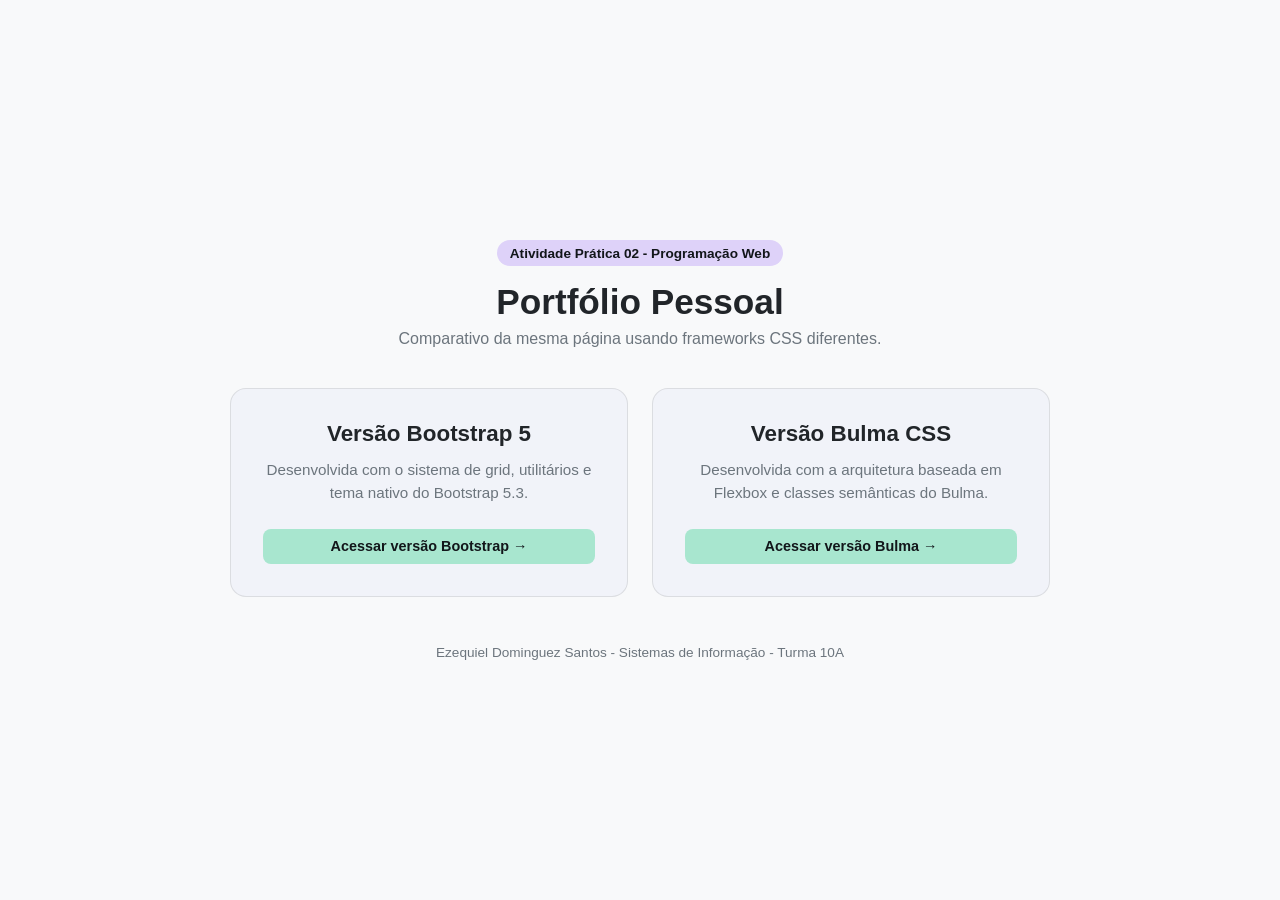
<file: index.html>
<!DOCTYPE html>
<html lang="pt-BR">
<head>
    <meta charset="UTF-8">
    <meta name="viewport" content="width=device-width, initial-scale=1.0">
    <title>Portfólio Pessoal | Seleção de Framework</title>
    <link rel="stylesheet" href="assets/css/landing.css">
</head>
<body>
    <main class="container">
        <header class="header">
            <span class="badge">Atividade Prática 02 - Programação Web</span>
            <h1>Portfólio Pessoal</h1>
            <p>Comparativo da mesma página usando frameworks CSS diferentes.</p>
        </header>

        <section class="cards-grid">
            <a href="./bootstrap/" class="framework-card bootstrap">
                <h2>Versão Bootstrap 5</h2>
                <p>Desenvolvida com o sistema de grid, utilitários e tema nativo do Bootstrap 5.3.</p>
                <span class="btn">Acessar versão Bootstrap &rarr;</span>
            </a>

            <a href="./bulma/" class="framework-card bulma">
                <h2>Versão Bulma CSS</h2>
                <p>Desenvolvida com a arquitetura baseada em Flexbox e classes semânticas do Bulma.</p>
                <span class="btn">Acessar versão Bulma &rarr;</span>
            </a>
        </section>

        <footer>
            <p>Ezequiel Dominguez Santos - Sistemas de Informação - Turma 10A</p>
        </footer>
    </main>
</body>
</html>
</file>
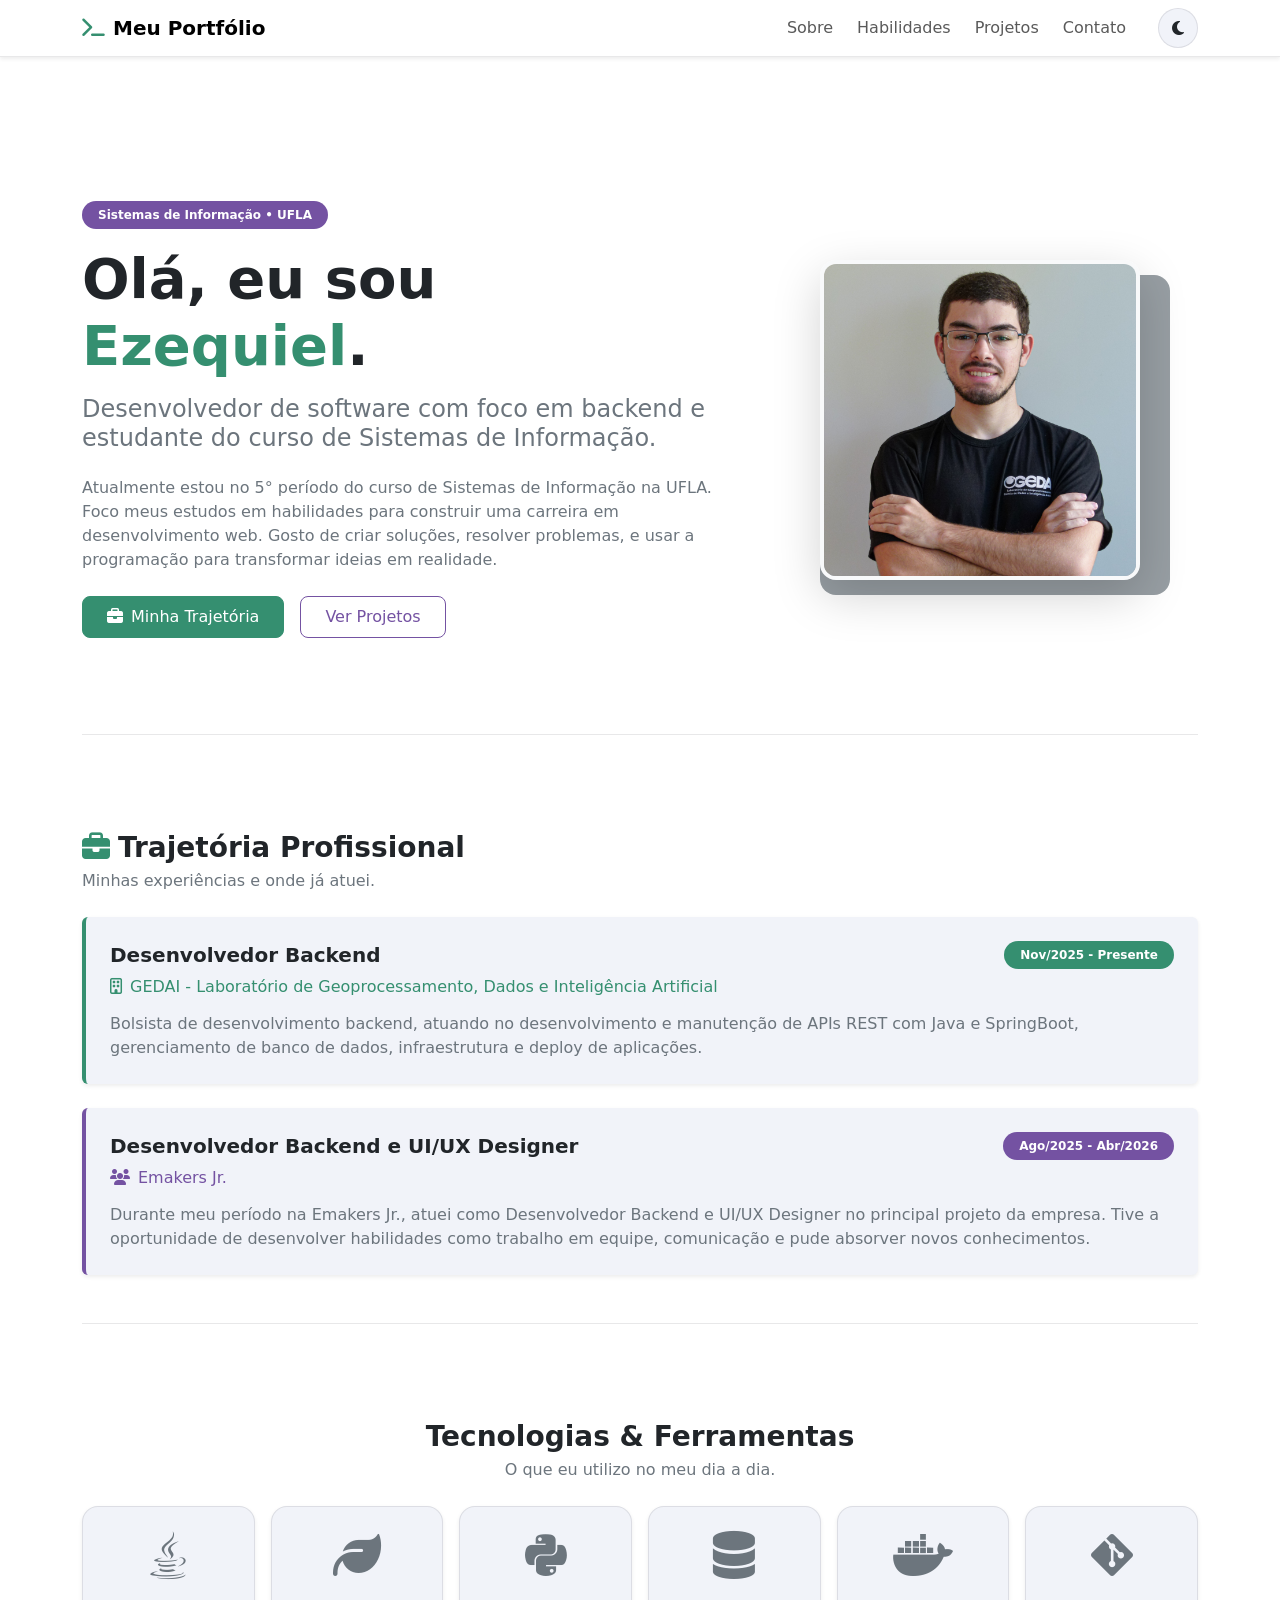
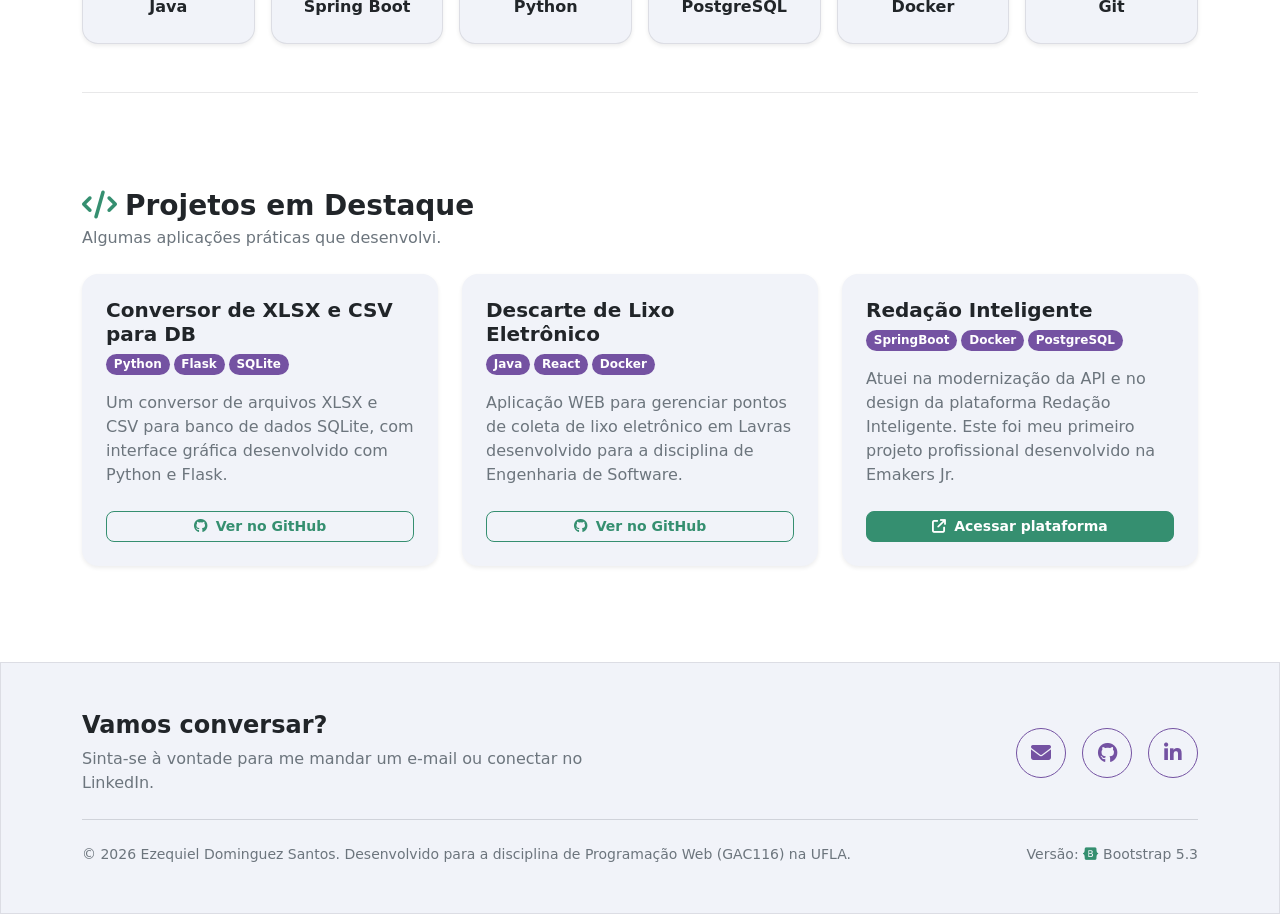
<file: bootstrap/index.html>
<!DOCTYPE html>
<html lang="pt-BR" data-bs-theme="light">
<head>
    <meta charset="utf-8">
    <meta name="viewport" content="width=device-width, initial-scale=1.0">
    <title>Página Pessoal | Meu Portfólio</title>
    <link href="https://cdn.jsdelivr.net/npm/bootstrap@5.3.3/dist/css/bootstrap.min.css" rel="stylesheet">
    <link rel="stylesheet" href="https://cdnjs.cloudflare.com/ajax/libs/font-awesome/6.5.0/css/all.min.css">
    <link rel="stylesheet" href="assets/css/styles.css">
</head>
<body class="bg-body text-body">
    <nav class="navbar navbar-expand-lg border-bottom bg-body sticky-top custom-navbar shadow-sm">
        <div class="container">
            <a class="navbar-brand fw-bold" href="#top">
                <i class="fa-solid fa-terminal text-primary me-2"></i>Meu Portfólio
            </a>
            <button class="navbar-toggler border-0" type="button" data-bs-toggle="collapse" data-bs-target="#navContent">
                <span class="navbar-toggler-icon"></span>
            </button>
            <div class="collapse navbar-collapse" id="navContent">
                <ul class="navbar-nav ms-auto gap-lg-2 fw-medium">
                    <li class="nav-item"><a class="nav-link" href="#sobre">Sobre</a></li>
                    <li class="nav-item"><a class="nav-link" href="#habilidades">Habilidades</a></li>
                    <li class="nav-item"><a class="nav-link" href="#projetos">Projetos</a></li>
                    <li class="nav-item"><a class="nav-link" href="#contato">Contato</a></li>
                </ul>
                <div class="ms-lg-4 d-flex align-items-center gap-2 py-2 py-lg-0">
                    <button id="themeToggle" class="btn btn-theme-toggle rounded-circle" type="button" aria-label="Alternar tema">
                        <i class="fa-solid fa-moon"></i>
                    </button>
                </div>
            </div>
        </div>
    </nav>

    <main id="top" class="container mt-5">
        <section id="sobre" class="hero-section py-5 mb-5 border-bottom border-opacity-10">
            <div class="row align-items-center flex-column-reverse flex-lg-row g-5">
                <div class="col-12 col-lg-7">
                    <span class="badge text-bg-secondary mb-3 px-3 py-2 rounded-pill">Sistemas de Informação • UFLA</span>
                    <h1 class="display-4 fw-bold mb-3">
                        Olá, eu sou <span class="text-primary">Ezequiel</span>.
                    </h1>
                    <h2 class="h4 text-secondary mb-4 fw-normal">
                        Desenvolvedor de software com foco em backend e estudante do curso de Sistemas de Informação.
                    </h2>
                    <p class="lead mb-4 text-body-secondary fs-6">
                        Atualmente estou no 5° período do curso de Sistemas de Informação na UFLA. Foco meus estudos em habilidades para construir uma carreira em desenvolvimento web. Gosto de criar soluções, resolver problemas, e usar a programação para transformar ideias em realidade.
                    </p>
                    <div class="d-flex gap-3 mt-4">
                        <a href="#experiencia" class="btn btn-primary px-4 py-2 rounded-3">
                            <i class="fa-solid fa-briefcase me-2"></i>Minha Trajetória
                        </a>
                        <a href="#projetos" class="btn btn-outline-secondary px-4 py-2 rounded-3">
                            Ver Projetos
                        </a>
                    </div>
                </div>
                <div class="col-12 col-lg-5 text-center">
                    <div class="hero-image-wrapper mx-auto">
                        <img src="assets/img/foto.png" alt="Foto de perfil de Ezequiel" class="img-fluid rounded-4 shadow-lg hero-img">
                        <div class="hero-decoration bg-secondary rounded-4"></div>
                    </div>
                </div>
            </div>
        </section>
        
        <section id="experiencia" class="py-5 mb-5 border-bottom border-opacity-10">
            <div class="mb-4">
                <h2 class="h3 fw-bold mb-1"><i class="fa-solid fa-briefcase text-primary me-2"></i>Trajetória Profissional</h2>
                <p class="text-secondary">Minhas experiências e onde já atuei.</p>
            </div>
            <div class="row g-4">
                <div class="col-12">
                    <div class="card bg-custom-card shadow-sm border-0 border-start border-green border-4 h-100">
                        <div class="card-body p-4">
                            <div class="d-flex flex-column flex-md-row justify-content-between align-items-md-center mb-2 gap-2">
                                <h3 class="h5 fw-bold mb-0">Desenvolvedor Backend</h3>
                                <span class="badge text-bg-primary px-3 py-2 rounded-pill w-auto align-self-start">Nov/2025 - Presente</span>
                            </div>
                            <h4 class="h6 text-green mb-3"><i class="fa-regular fa-building me-2"></i>GEDAI - Laboratório de Geoprocessamento, Dados e Inteligência Artificial</h4>
                            <p class="mb-0 text-body-secondary fs-6">
                                Bolsista de desenvolvimento backend, atuando no desenvolvimento e manutenção de APIs REST com Java e SpringBoot, gerenciamento de banco de dados, infraestrutura e deploy de aplicações.
                            </p>
                        </div>
                    </div>
                </div>
                <div class="col-12">
                    <div class="card bg-custom-card shadow-sm border-0 border-start border-purple border-4 h-100">
                        <div class="card-body p-4">
                            <div class="d-flex flex-column flex-md-row justify-content-between align-items-md-center mb-2 gap-2">
                                <h3 class="h5 fw-bold mb-0">Desenvolvedor Backend e UI/UX Designer</h3>
                                <span class="badge text-bg-secondary px-3 py-2 rounded-pill w-auto align-self-start">Ago/2025 - Abr/2026</span>
                            </div>
                            <h4 class="h6 text-purple mb-3"><i class="fa-solid fa-users me-2"></i>Emakers Jr.</h4>
                            <p class="mb-0 text-body-secondary fs-6">
                                Durante meu período na Emakers Jr., atuei como Desenvolvedor Backend e UI/UX Designer no principal projeto da empresa. Tive a oportunidade de desenvolver habilidades como trabalho em equipe, comunicação e pude absorver novos conhecimentos.
                            </p>
                        </div>
                    </div>
                </div>
            </div>
        </section>

        <section id="habilidades" class="py-5 mb-5 border-bottom border-opacity-10">
            <div class="mb-4 text-center">
                <h2 class="h3 fw-bold mb-1">Tecnologias & Ferramentas</h2>
                <p class="text-secondary">O que eu utilizo no meu dia a dia.</p>
            </div>
            <div class="row row-cols-2 row-cols-md-3 row-cols-lg-6 g-3 text-center">
                <div class="col">
                    <div class="p-4 rounded-4 bg-custom-card shadow-sm tech-card">
                        <i class="fa-brands fa-java fa-3x text-secondary mb-3 tech-icon"></i>
                        <span class="d-block fw-semibold tech-name">Java</span>
                    </div>
                </div>
                <div class="col">
                    <div class="p-4 rounded-4 bg-custom-card shadow-sm tech-card">
                        <i class="fa-solid fa-leaf fa-3x text-secondary mb-3 tech-icon"></i>
                        <span class="d-block fw-semibold tech-name">Spring Boot</span>
                    </div>
                </div>
                <div class="col">
                    <div class="p-4 rounded-4 bg-custom-card shadow-sm tech-card">
                        <i class="fa-brands fa-python fa-3x text-secondary mb-3 tech-icon"></i>
                        <span class="d-block fw-semibold tech-name">Python</span>
                    </div>
                </div>
                <div class="col">
                    <div class="p-4 rounded-4 bg-custom-card shadow-sm tech-card">
                        <i class="fa-solid fa-database fa-3x text-secondary mb-3 tech-icon"></i>
                        <span class="d-block fw-semibold tech-name">PostgreSQL</span>
                    </div>
                </div>
                <div class="col">
                    <div class="p-4 rounded-4 bg-custom-card shadow-sm tech-card">
                        <i class="fa-brands fa-docker fa-3x text-secondary mb-3 tech-icon"></i>
                        <span class="d-block fw-semibold tech-name">Docker</span>
                    </div>
                </div>
                <div class="col">
                    <div class="p-4 rounded-4 bg-custom-card shadow-sm tech-card">
                        <i class="fa-brands fa-git-alt fa-3x text-secondary mb-3 tech-icon"></i>
                        <span class="d-block fw-semibold tech-name">Git</span>
                    </div>
                </div>
            </div>
        </section>

        <section id="projetos" class="py-5 mb-3">
            <div class="mb-4">
                <h2 class="h3 fw-bold mb-1"><i class="fa-solid fa-code text-primary me-2"></i>Projetos em Destaque</h2>
                <p class="text-secondary">Algumas aplicações práticas que desenvolvi.</p>
            </div>
            <div class="row g-4">
                <div class="col-12 col-md-6 col-lg-4">
                    <div class="card bg-custom-card shadow-sm h-100 border-0 rounded-4 project-card">
                        <div class="card-body p-4 d-flex flex-column">
                            <h3 class="h5 fw-bold mb-2">Conversor de XLSX e CSV para DB</h3>
                            <div class="d-flex flex-wrap gap-1 mb-3">
                                <span class="badge text-bg-secondary rounded-pill">Python</span>
                                <span class="badge text-bg-secondary rounded-pill">Flask</span>
                                <span class="badge text-bg-secondary rounded-pill">SQLite</span>
                            </div>
                            <p class="text-body-secondary fs-6 mb-4">
                                Um conversor de arquivos XLSX e CSV para banco de dados SQLite, com interface gráfica desenvolvido com Python e Flask.
                            </p>
                            <div class="mt-auto">
                                <a href="https://github.com/Ez1309/DB-converter" target="_blank" class="btn btn-sm btn-outline-primary rounded-3 w-100 fw-semibold">
                                    <i class="fa-brands fa-github me-2"></i>Ver no GitHub
                                </a>
                            </div>
                        </div>
                    </div>
                </div>
                <div class="col-12 col-md-6 col-lg-4">
                    <div class="card bg-custom-card shadow-sm h-100 border-0 rounded-4 project-card">
                        <div class="card-body p-4 d-flex flex-column">
                            <h3 class="h5 fw-bold mb-2">Descarte de Lixo Eletrônico</h3>
                            <div class="d-flex flex-wrap gap-1 mb-3">
                                <span class="badge text-bg-secondary rounded-pill">Java</span>
                                <span class="badge text-bg-secondary rounded-pill">React</span>
                                <span class="badge text-bg-secondary rounded-pill">Docker</span>
                            </div>
                            <p class="text-body-secondary fs-6 mb-4">
                                Aplicação WEB para gerenciar pontos de coleta de lixo eletrônico em Lavras desenvolvido para a disciplina de Engenharia de Software.
                            </p>
                            <div class="mt-auto">
                                <a href="https://github.com/diovaniMangiajr/projeto-descarte-lixo-eletronico" target="_blank" class="btn btn-sm btn-outline-primary rounded-3 w-100 fw-semibold">
                                    <i class="fa-brands fa-github me-2"></i>Ver no GitHub
                                </a>
                            </div>
                        </div>
                    </div>
                </div>
                <div class="col-12 col-md-6 col-lg-4">
                    <div class="card bg-custom-card shadow-sm h-100 border-0 rounded-4 project-card">
                        <div class="card-body p-4 d-flex flex-column">
                            <h3 class="h5 fw-bold mb-2">Redação Inteligente</h3>
                            <div class="d-flex flex-wrap gap-1 mb-3">
                                <span class="badge text-bg-secondary rounded-pill">SpringBoot</span>
                                <span class="badge text-bg-secondary rounded-pill">Docker</span>
                                <span class="badge text-bg-secondary rounded-pill">PostgreSQL</span>
                            </div>
                            <p class="text-body-secondary fs-6 mb-4">
                                Atuei na modernização da API e no design da plataforma Redação Inteligente. Este foi meu primeiro projeto profissional desenvolvido na Emakers Jr.
                            </p>
                            <div class="mt-auto">
                                <a href="https://redacaointeligente.com.br/" target="_blank" rel="noopener noreferrer" class="btn btn-sm btn-primary rounded-3 w-100 fw-semibold">
                                    <i class="fa-solid fa-arrow-up-right-from-square me-2"></i>Acessar plataforma
                                </a>
                            </div>
                        </div>
                    </div>
                </div>
            </div>
        </section>
    </main>

    <footer id="contato" class="bg-custom-card border-top border-opacity-10 py-5 mt-5">
        <div class="container">
            <div class="row g-4 align-items-center">
                <div class="col-12 col-md-6 text-center text-md-start">
                    <h2 class="h4 fw-bold mb-2">Vamos conversar?</h2>
                    <p class="text-secondary mb-0">Sinta-se à vontade para me mandar um e-mail ou conectar no LinkedIn.</p>
                </div>
                <div class="col-12 col-md-6">
                    <div class="d-flex justify-content-center justify-content-md-end gap-3">
                        <a href="mailto:eze.dmgz06@gmail.com" class="btn btn-outline-secondary rounded-circle footer-btn" aria-label="Enviar Email">
                            <i class="fa-solid fa-envelope"></i>
                        </a>
                        <a href="https://github.com/Ez1309" target="_blank" class="btn btn-outline-secondary rounded-circle footer-btn" aria-label="Acessar GitHub">
                            <i class="fa-brands fa-github"></i>
                        </a>
                        <a href="https://www.linkedin.com/in/ezequiel-dominguez-santos-54388330b" target="_blank" class="btn btn-outline-secondary rounded-circle footer-btn" aria-label="Acessar LinkedIn">
                            <i class="fa-brands fa-linkedin-in"></i>
                        </a>
                    </div>
                </div>
            </div>
            <hr class="my-4 border-secondary opacity-25">
            <div class="d-flex flex-column flex-md-row justify-content-between align-items-center text-secondary small">
                <p class="mb-2 mb-md-0">© 2026 Ezequiel Dominguez Santos. Desenvolvido para a disciplina de Programação Web (GAC116) na UFLA.</p>
                <p class="mb-0 fw-medium">Versão: <i class="fa-brands fa-bootstrap text-primary me-1"></i>Bootstrap 5.3</p>
            </div>
        </div>
    </footer>

    <script src="https://cdn.jsdelivr.net/npm/bootstrap@5.3.3/dist/js/bootstrap.bundle.min.js"></script>
    <script src="assets/js/script.js"></script>
</body>
</html>
</file>
<file: assets/css/landing.css>
:root {
    --bg-primary: #F8F9FA;
    --bg-card: #F1F3F9;
    --text-primary: #212529;
    --text-muted: #6C757D;
    --mint: #A8E6CF;
    --lilac: #DED2F9;
}

@media (prefers-color-scheme: dark) {
    :root {
        --bg-primary: #12161A;
        --bg-card: #1A2026;
        --text-primary: #E9ECEF;
        --text-muted: #ADB5BD;
        --mint: #BFF2E2;
        --lilac: #E8DFF5;
    }
}

* {
    box-sizing: border-box;
    margin: 0;
    padding: 0;
    font-family: -apple-system, BlinkMacSystemFont, "Segoe UI", Roboto, sans-serif;
}

body {
    background-color: var(--bg-primary);
    color: var(--text-primary);
    min-height: 100vh;
    display: flex;
    align-items: center;
    justify-content: center;
    padding: 2rem;
}

.container {
    max-width: 820px;
    width: 100%;
    text-align: center;
}

.badge {
    display: inline-block;
    padding: 0.35rem 0.8rem;
    background: var(--lilac);
    color: #12161A;
    border-radius: 999px;
    font-size: 0.85rem;
    font-weight: 600;
    margin-bottom: 1rem;
}

h1 {
    font-size: 2.2rem;
    margin-bottom: 0.5rem;
}

.header p {
    color: var(--text-muted);
    margin-bottom: 2.5rem;
}

.cards-grid {
    display: grid;
    grid-template-columns: repeat(auto-fit, minmax(280px, 1fr));
    gap: 1.5rem;
    margin-bottom: 3rem;
}

.framework-card {
    background: var(--bg-card);
    padding: 2rem;
    border-radius: 16px;
    text-decoration: none;
    color: inherit;
    border: 1px solid rgba(128, 128, 128, 0.2);
    transition: transform 0.2s ease, border-color 0.2s ease;
    display: flex;
    flex-direction: column;
    justify-content: space-between;
}

.framework-card:hover {
    transform: translateY(-4px);
    border-color: var(--mint);
}

.framework-card h2 {
    font-size: 1.4rem;
    margin-bottom: 0.75rem;
}

.framework-card p {
    color: var(--text-muted);
    font-size: 0.95rem;
    line-height: 1.5;
    margin-bottom: 1.5rem;
}

.btn {
    display: inline-block;
    padding: 0.6rem 1.2rem;
    background: var(--mint);
    color: #12161A;
    border-radius: 8px;
    font-weight: 600;
    font-size: 0.9rem;
}

footer {
    color: var(--text-muted);
    font-size: 0.85rem;
}
</file>
<file: bootstrap/assets/css/styles.css>
:root, [data-bs-theme="light"] {
    --bs-body-bg: #F8F9FA;
    --bs-body-color: #212529;
    --bs-secondary-color: #6C757D;
    --bs-tertiary-bg: #F1F3F9; 
    --bs-primary: #358F70;
    --bs-secondary: #7452A2;
    --custom-btn-text: #FFFFFF;
    --bs-border-color: rgba(33, 37, 41, 0.1);
}

[data-bs-theme="dark"] {
    --bs-body-bg: #12161A;
    --bs-body-color: #E9ECEF;
    --bs-secondary-color: #ADB5BD;
    --bs-tertiary-bg: #1A2026; 
    --bs-primary: #BFF2E2; 
    --bs-secondary: #E8DFF5;
    --custom-btn-text: #12161A;
    --bs-border-color: rgba(233, 236, 239, 0.1);
}

html {
    scroll-behavior: smooth;
}

section {
    scroll-margin-top: 85px;
}

.btn-primary {
    background-color: var(--bs-primary) !important;
    border-color: var(--bs-primary) !important;
    color: var(--custom-btn-text) !important;
}

.btn-primary:hover {
    opacity: 0.85;
}

.btn-outline-primary {
    color: var(--bs-primary) !important;
    border-color: var(--bs-primary) !important;
}

.btn-outline-primary:hover {
    background-color: var(--bs-primary) !important;
    color: var(--custom-btn-text) !important;
}

.btn-outline-secondary {
    color: var(--bs-secondary) !important;
    border-color: var(--bs-secondary) !important;
}

.btn-outline-secondary:hover {
    background-color: var(--bs-secondary) !important;
    color: var(--custom-btn-text) !important;
}

.badge.text-bg-primary {
    background-color: var(--bs-primary) !important;
    color: var(--custom-btn-text) !important;
}

.badge.text-bg-secondary {
    background-color: var(--bs-secondary) !important;
    color: var(--custom-btn-text) !important;
}

.text-primary {
    color: var(--bs-primary) !important;
}

.btn-theme-toggle {
    background-color: var(--bs-tertiary-bg);
    color: var(--bs-body-color);
    border: 1px solid var(--bs-border-color);
    width: 40px;
    height: 40px;
    display: flex;
    align-items: center;
    justify-content: center;
    transition: all 0.3s ease;
}

.btn-theme-toggle:hover {
    background-color: var(--bs-primary);
    color: var(--custom-btn-text);
}

.hero-section {
    min-height: 70vh;
    display: flex;
    align-items: center;
}

.hero-image-wrapper {
    position: relative;
    max-width: 350px;
    z-index: 1;
}

.hero-img {
    position: relative;
    z-index: 2;
    border: 4px solid var(--bs-body-bg);
    border-radius: 50%;
    aspect-ratio: 1 / 1;
    object-fit: cover;
    width: 100%;
    max-width: 320px;
    transition: transform 0.3s ease;
}

.hero-img:hover {
    transform: translateY(-5px);
}

.hero-decoration {
    position: absolute;
    top: 15px;
    right: -15px;
    width: 100%;
    height: 100%;
    border-radius: 50%;
    z-index: 0;
    opacity: 0.7;
    background-color: var(--bs-secondary);
}

@media (max-width: 991.98px) {
    .hero-section {
        min-height: auto;
        padding-top: 2rem;
    }
    .hero-decoration {
        right: -10px;
        top: 10px;
    }
}

.bg-custom-card {
    background-color: var(--bs-tertiary-bg);
    border: 1px solid var(--bs-border-color);
}

.border-4 {
    border-width: 4px !important;
}

.tech-card {
    transition: transform 0.3s ease, background-color 0.3s ease;
    cursor: default;
}

.tech-card:hover {
    transform: translateY(-8px);
    background-color: var(--bs-primary);
    border-color: var(--bs-primary);
}

.tech-card:hover .tech-icon,
.tech-card:hover .tech-name {
    color: var(--custom-btn-text) !important;
}

.project-card {
    transition: transform 0.3s ease, box-shadow 0.3s ease;
}

.project-card:hover {
    transform: translateY(-5px);
    box-shadow: 0 .5rem 1rem rgba(0,0,0,.15) !important;
}

.footer-btn {
    width: 50px;
    height: 50px;
    display: flex;
    align-items: center;
    justify-content: center;
    font-size: 1.25rem;
    transition: all 0.3s ease;
    color: var(--bs-secondary-color);
}

.footer-btn:hover {
    background-color: var(--bs-primary);
    border-color: var(--bs-primary);
    color: var(--custom-btn-text) !important;
    transform: translateY(-3px);
}

.border-green {
    border-color: var(--bs-primary) !important;
}

.text-green {
    color: var(--bs-primary) !important;
}

.border-purple {
    border-color: var(--bs-secondary) !important;
}

.text-purple {
    color: var(--bs-secondary) !important;
}
</file>
